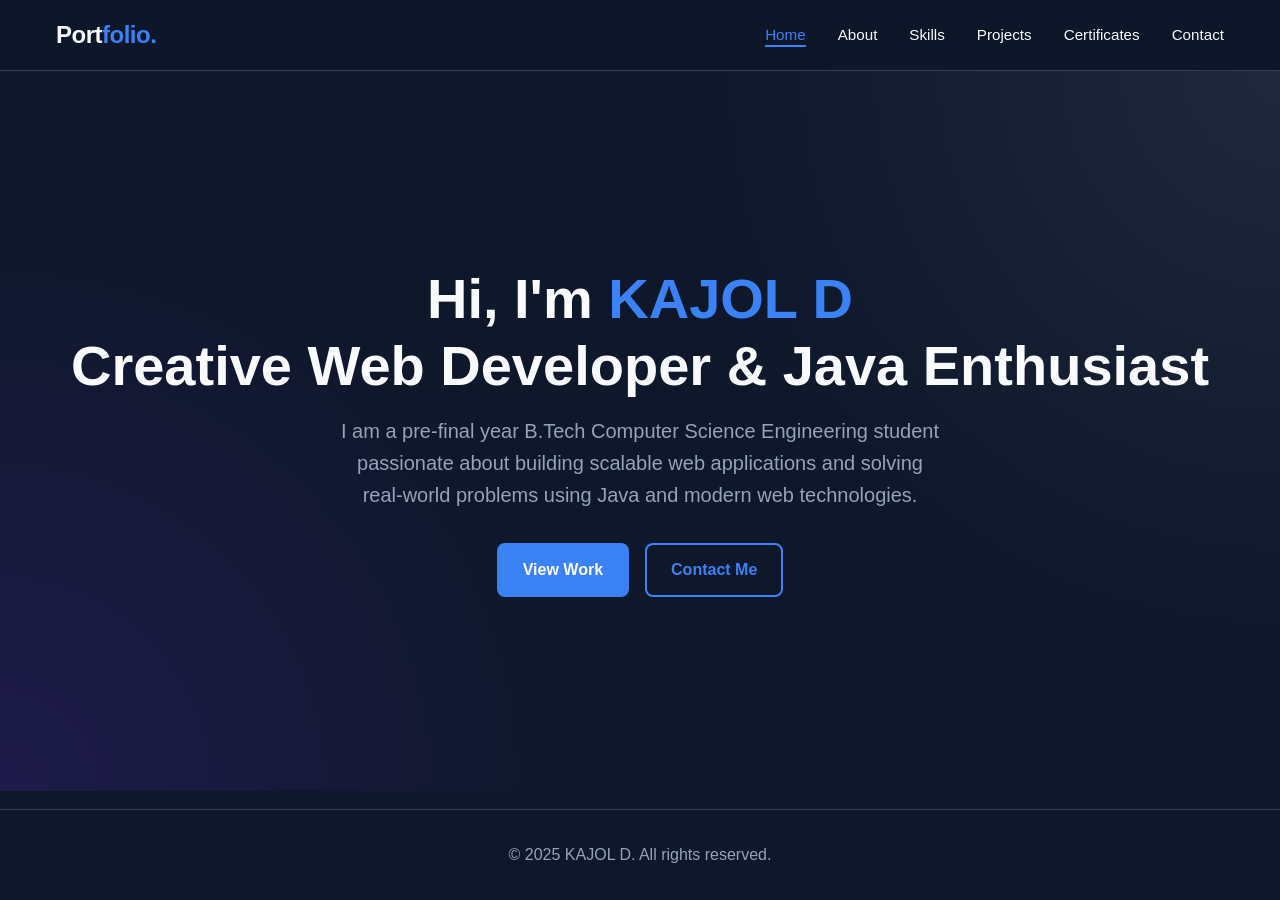
<file: index.html>
<!DOCTYPE html>
<html lang="en">

<head>
    <meta charset="UTF-8">
    <meta name="viewport" content="width=device-width, initial-scale=1.0">
    <meta name="description" content="Personal Portfolio Website">
    <meta name="theme-color" content="#0f172a">
    <title>Home | Portfolio</title>
    <link rel="stylesheet" href="css/style.css">
    <link rel="manifest" href="manifest.json">
</head>

<body>
    <!-- Header -->
    <header>
        <div class="container">
            <nav class="navbar">
                <a href="index.html" class="logo">Port<span>folio.</span></a>

                <!-- Mobile Menu Checkbox -->
                <input type="checkbox" id="nav-check">
                <label for="nav-check" class="menu-toggle">
                    <span class="bar"></span>
                    <span class="bar"></span>
                    <span class="bar"></span>
                </label>

                <ul class="nav-links">
                    <li><a href="index.html" class="active">Home</a></li>
                    <li><a href="about.html">About</a></li>
                    <li><a href="skills.html">Skills</a></li>
                    <li><a href="projects.html">Projects</a></li>
                    <li><a href="certificates.html">Certificates</a></li>
                    <li><a href="contact.html">Contact</a></li>
                </ul>
            </nav>
        </div>
    </header>

    <!-- Main Content -->
    <main>
        <section class="hero">
            <div class="container">
                <div class="hero-content">
                    <h1>Hi, I'm <span class="text-primary">KAJOL D</span><br>Creative Web Developer & Java Enthusiast</h1>
                    <p>I am a pre-final year B.Tech Computer Science Engineering student passionate about building 
scalable web applications and solving real-world problems using Java and modern web technologies.</p>
                    <div class="hero-buttons">
                        <a href="projects.html" class="btn">View Work</a>
                        <a href="contact.html" class="btn btn-outline">Contact Me</a>
                    </div>
                </div>
            </div>
        </section>
    </main>

    <!-- Footer -->
    <footer>
        <div class="container">
            <p>&copy; 2025 KAJOL D. All rights reserved.</p>
        </div>
    </footer>

</body>

</html>
</file>
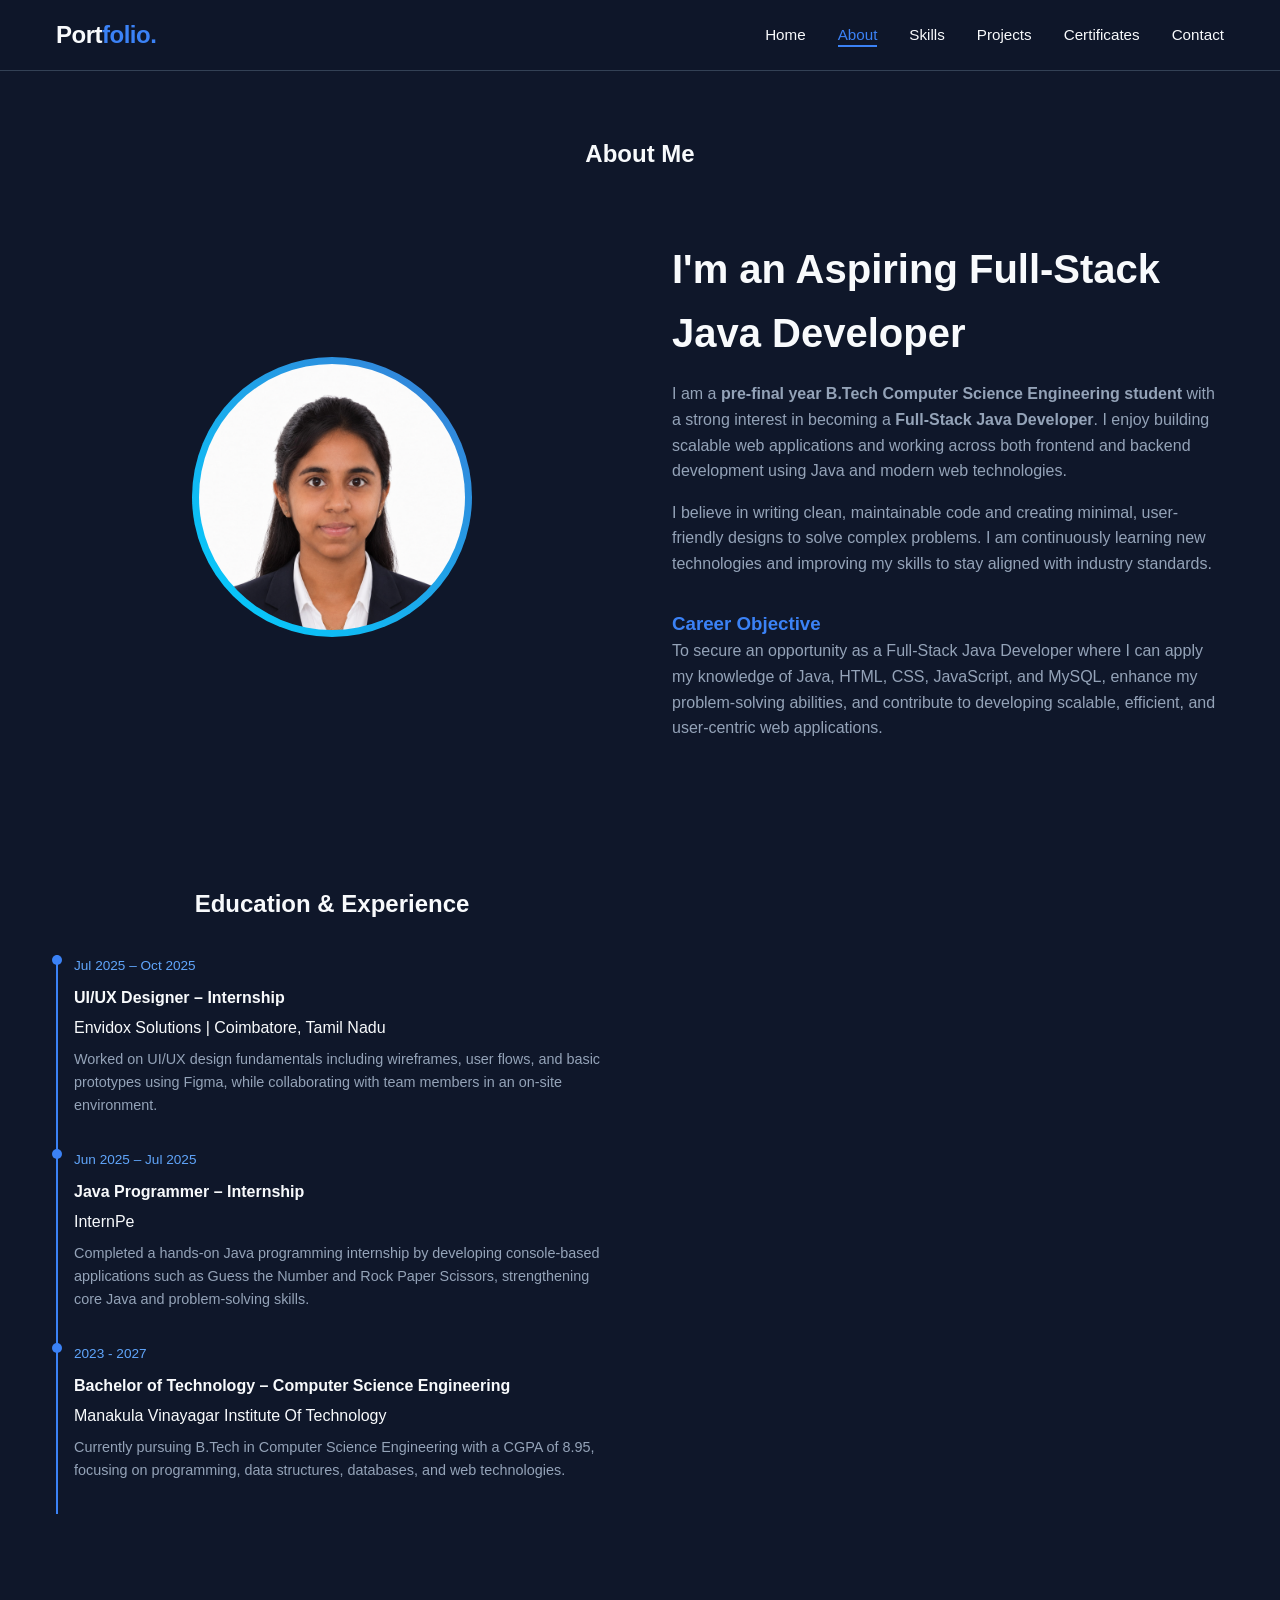
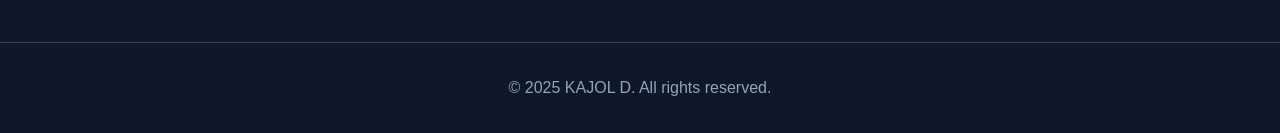
<file: about.html>
<!DOCTYPE html>
<html lang="en">

<head>
    <meta charset="UTF-8">
    <meta name="viewport" content="width=device-width, initial-scale=1.0">
    <title>About Me | Portfolio</title>
    <link rel="stylesheet" href="css/style.css">
    <link rel="manifest" href="manifest.json">
</head>

<body>
    <header>
        <div class="container">
            <nav class="navbar">
                <a href="index.html" class="logo">Port<span>folio.</span></a>

                <input type="checkbox" id="nav-check">
                <label for="nav-check" class="menu-toggle">
                    <span class="bar"></span>
                    <span class="bar"></span>
                    <span class="bar"></span>
                </label>

                <ul class="nav-links">
                    <li><a href="index.html">Home</a></li>
                    <li><a href="about.html" class="active">About</a></li>
                    <li><a href="skills.html">Skills</a></li>
                    <li><a href="projects.html">Projects</a></li>
                    <li><a href="certificates.html">Certificates</a></li>
                    <li><a href="contact.html">Contact</a></li>
                </ul>
            </nav>
        </div>
    </header>

    <main>
        <section class="section">
            <div class="container">
                <h1 class="text-center" style="margin-bottom: var(--spacing-lg);">About Me</h1>
                       <div class="about-grid">
   <div class="about-image" style="width: 280px; height: 280px; aspect-ratio: 1/1; border-radius: 50%; overflow: hidden; background: linear-gradient(45deg, #00d2ff, #3a7bd5); padding: 7px; display: flex; align-items: center; justify-content: center; margin: 0 auto;">
    <img src="images/profile.png.png.png" alt="Profile Picture" style="width: 100%; height: 100%; object-fit: cover; object-position: top; border-radius: 50%;">
</div>



              

                    <div class="about-text">
    <h2>I'm an Aspiring Full-Stack Java Developer</h2>

    <p>
        I am a <strong>pre-final year B.Tech Computer Science Engineering student</strong> with a strong interest
        in becoming a <strong>Full-Stack Java Developer</strong>. I enjoy building scalable web applications
        and working across both frontend and backend development using Java and modern web technologies.
    </p>

    <p>
        I believe in writing clean, maintainable code and creating minimal, user-friendly designs to solve
        complex problems. I am continuously learning new technologies and improving my skills to stay
        aligned with industry standards.
    </p>

    <div style="margin-top: 2rem;">
        <h3 class="text-primary">Career Objective</h3>
        <p>
            To secure an opportunity as a Full-Stack Java Developer where I can apply my knowledge of
            Java, HTML, CSS, JavaScript, and MySQL, enhance my problem-solving abilities, and contribute
            to developing scalable, efficient, and user-centric web applications.
        </p>
    </div>
</div>


                <div class="section">
                    <h2 class="text-center">Education & Experience</h2>
                    <div class="timeline">
                        <div class="timeline-item">
                            <span class="date">Jul 2025 – Oct 2025</span>
                            <h4>UI/UX Designer – Internship</h4>
                            <p>Envidox Solutions | Coimbatore, Tamil Nadu</p>
                            <p style="font-size: 0.9rem; color: var(--text-muted); margin-top: 0.5rem;">Worked on UI/UX design fundamentals including wireframes, user flows,
                and basic prototypes using Figma, while collaborating with team members
                in an on-site environment.</p>
                        </div>
                        <div class="timeline-item">
                            <span class="date">Jun 2025 – Jul 2025</span>
                            <h4>Java Programmer – Internship</h4>
                            <p>InternPe</p>
                            <p style="font-size: 0.9rem; color: var(--text-muted); margin-top: 0.5rem;">Completed a hands-on Java programming internship by developing
                console-based applications such as Guess the Number and
                Rock Paper Scissors, strengthening core Java and problem-solving skills.</p>
                        </div>
                        <div class="timeline-item">
                            <span class="date">2023 - 2027</span>
                            <h4>Bachelor of Technology – Computer Science Engineering</h4>
                            <p>Manakula Vinayagar Institute Of Technology</p>
                            <p style="font-size: 0.9rem; color: var(--text-muted); margin-top: 0.5rem;">Currently pursuing B.Tech in Computer Science Engineering with a CGPA of 8.95,
                focusing on programming, data structures, databases, and web technologies.</p>
                        </div>
                    </div>
                </div>
            </div>
        </section>
    </main>

    <footer>
        <div class="container">
            <p>&copy; 2025 KAJOL D. All rights reserved.</p>
        </div>
    </footer>
</body>

</html>
</file>
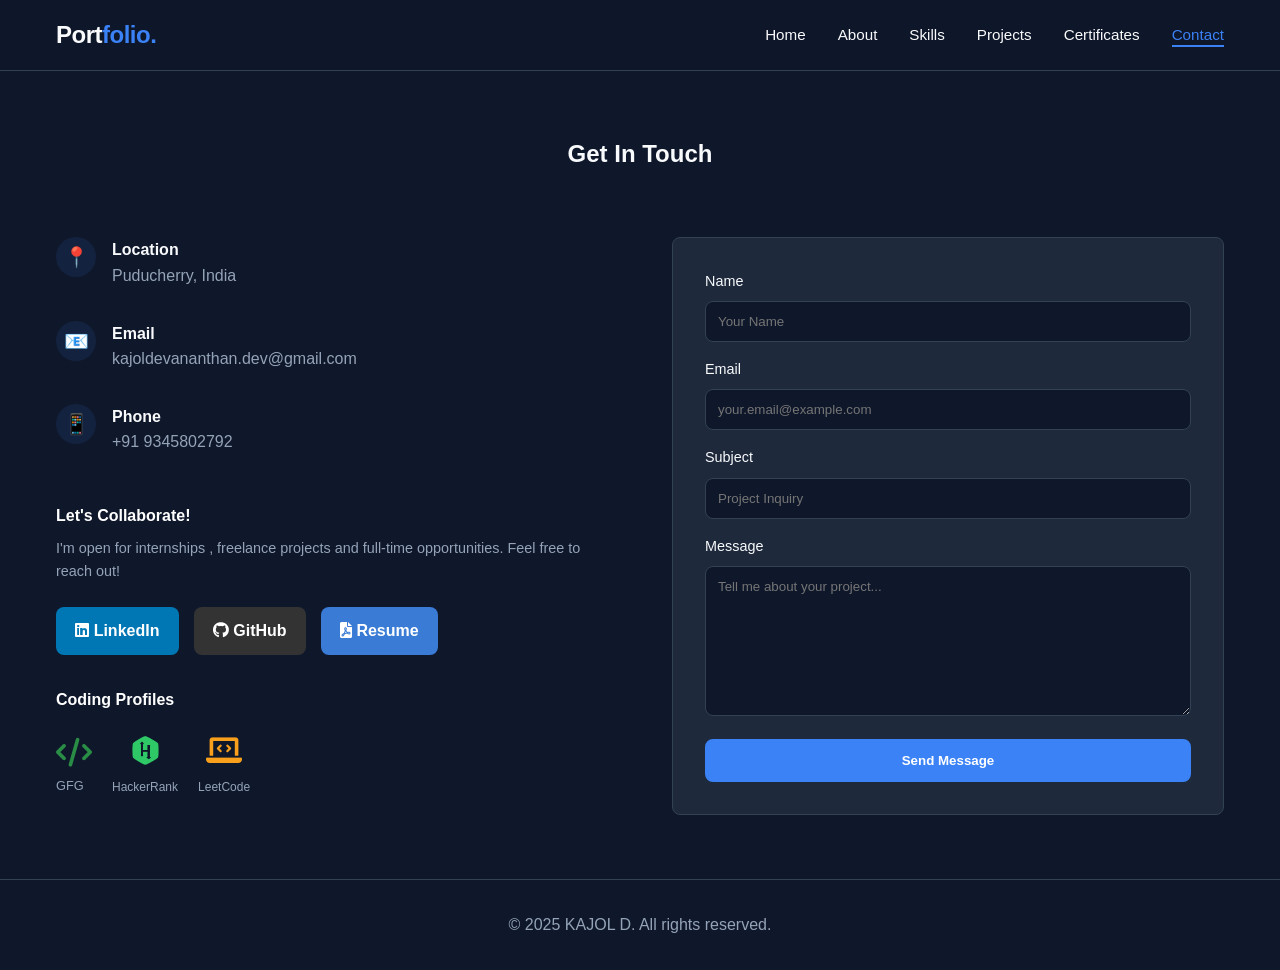
<file: contact.html>
<!DOCTYPE html>
<html lang="en">

<head>
    <meta charset="UTF-8">
    <meta name="viewport" content="width=device-width, initial-scale=1.0">
    <title>Contact | Portfolio</title>
    <link rel="stylesheet" href="https://cdnjs.cloudflare.com/ajax/libs/font-awesome/6.0.0/css/all.min.css">
    <link rel="stylesheet" href="css/style.css">
    <link rel="manifest" href="manifest.json">
</head>

<body>
    <header>
        <div class="container">
            <nav class="navbar">
                <a href="index.html" class="logo">Port<span>folio.</span></a>

                <input type="checkbox" id="nav-check">
                <label for="nav-check" class="menu-toggle">
                    <span class="bar"></span>
                    <span class="bar"></span>
                    <span class="bar"></span>
                </label>

                <ul class="nav-links">
                    <li><a href="index.html">Home</a></li>
                    <li><a href="about.html">About</a></li>
                    <li><a href="skills.html">Skills</a></li>
                    <li><a href="projects.html">Projects</a></li>
                    <li><a href="certificates.html">Certificates</a></li>
                    <li><a href="contact.html" class="active">Contact</a></li>
                </ul>
            </nav>
        </div>
    </header>

    <main>
        <section class="section">
            <div class="container">
                <h1 class="text-center" style="margin-bottom: var(--spacing-lg);">Get In Touch</h1>

                <div class="contact-container">
                    <div class="contact-info">
                        <div class="contact-info-item">
                            <div class="contact-icon">📍</div>
                            <div>
                                <h4>Location</h4>
                                <p style="color: var(--text-muted);">Puducherry, India</p>
                            </div>
                        </div>
                        <div class="contact-info-item">
                            <div class="contact-icon">📧</div>
                            <div>
                                <h4>Email</h4>
                                <p style="color: var(--text-muted);">kajoldevananthan.dev@gmail.com</p>
                            </div>
                        </div>
                        <div class="contact-info-item">
                            <div class="contact-icon">📱</div>
                            <div>
                                <h4>Phone</h4>
                                <p style="color: var(--text-muted);">+91 9345802792</p>
                            </div>
                        </div>

                        <div style="margin-top: 3rem;">
    <h4 style="color: #fff; margin-bottom: 0.5rem;">Let's Collaborate!</h4>
    <p style="color: var(--text-muted); font-size: 0.9rem; margin-bottom: 1.5rem;">
        I'm open for internships , freelance projects and full-time opportunities. Feel free to reach out!
    </p>

    <div style="display: flex; flex-wrap: wrap; gap: 15px; margin-bottom: 2rem;">
        <a href="https://www.linkedin.com/in/kajoldevanandhan/" target="_blank" class="btn" style="padding: 0.7rem 1.2rem; background: #0077b5; border: none; border-radius: 8px;">
            <i class="fab fa-linkedin"></i> LinkedIn
        </a>
        <a href="https://github.com/Kajol1506" target="_blank" class="btn" style="padding: 0.7rem 1.2rem; background: #333; border: none; border-radius: 8px;">
            <i class="fab fa-github"></i> GitHub
        </a>
        <a href="https://drive.google.com/file/d/1HuYI3-ha3UyzFu8XTsLDgd17vOC9fWsW/view?usp=sharing" target="_blank" class="btn" style="padding: 0.7rem 1.2rem; background: #3a7bd5; border: none; border-radius: 8px;">
            <i class="fas fa-file-pdf"></i> Resume
        </a>
    </div>

    <h4 style="color: #fff; margin-bottom: 1rem; font-size: 1rem;">Coding Profiles</h4>
    <div style="display: flex; gap: 20px; align-items: center;">
        <a href="https://www.geeksforgeeks.org/profile/kajoldevanmcd9" target="_blank" title="GeeksforGeeks" style="color: #298d46; font-size: 1.8rem; text-decoration: none;">
            <i class="fas fa-code"></i> 
            <span style="font-size: 0.8rem; display: block; color: var(--text-muted);">GFG</span>
        </a>
        <a href="https://www.hackerrank.com/profile/kajoldevanantha1" target="_blank" title="HackerRank" style="color: #2ec866; font-size: 1.8rem; text-decoration: none; text-align: center;">
        <i class="fab fa-hackerrank"></i>
        <span style="font-size: 0.75rem; display: block; color: var(--text-muted); margin-top: 4px;">HackerRank</span>
    </a>
    <a href="https://leetcode.com/u/KajolDevanandhan/"
       target="_blank"
       title="LeetCode"
       style="color: #f89f1b; font-size: 1.8rem; text-decoration: none; text-align: center;">
        <i class="fas fa-laptop-code"></i>
        <span style="font-size: 0.75rem; display: block; color: var(--text-muted); margin-top: 4px;">
            LeetCode
        </span>
    </a>
        
    </div>
</div>
                    </div>

                    <div class="contact-form-wrapper">
                        <form action="#" method="POST"
                            style="background: var(--card-bg); padding: 2rem; border-radius: var(--radius); border: 1px solid var(--border-color);">
                            <div class="form-group">
                                <label for="name">Name</label>
                                <input type="text" id="name" name="name" class="form-control" required
                                    placeholder="Your Name">
                            </div>

                            <div class="form-group">
                                <label for="email">Email</label>
                                <input type="email" id="email" name="email" class="form-control" required
                                    placeholder="your.email@example.com">
                            </div>

                            <div class="form-group">
                                <label for="subject">Subject</label>
                                <input type="text" id="subject" name="subject" class="form-control" required
                                    placeholder="Project Inquiry">
                            </div>

                            <div class="form-group">
                                <label for="message">Message</label>
                                <textarea id="message" name="message" class="form-control" required
                                    placeholder="Tell me about your project..."></textarea>
                            </div>

                            <button type="submit" class="btn" style="width: 100%;">Send Message</button>
                        </form>
                    </div>
                </div>
            </div>
        </section>
    </main>

    <footer>
        <div class="container">
            <p>&copy; 2025 KAJOL D. All rights reserved.</p>
        </div>
    </footer>
</body>

</html>
</file>
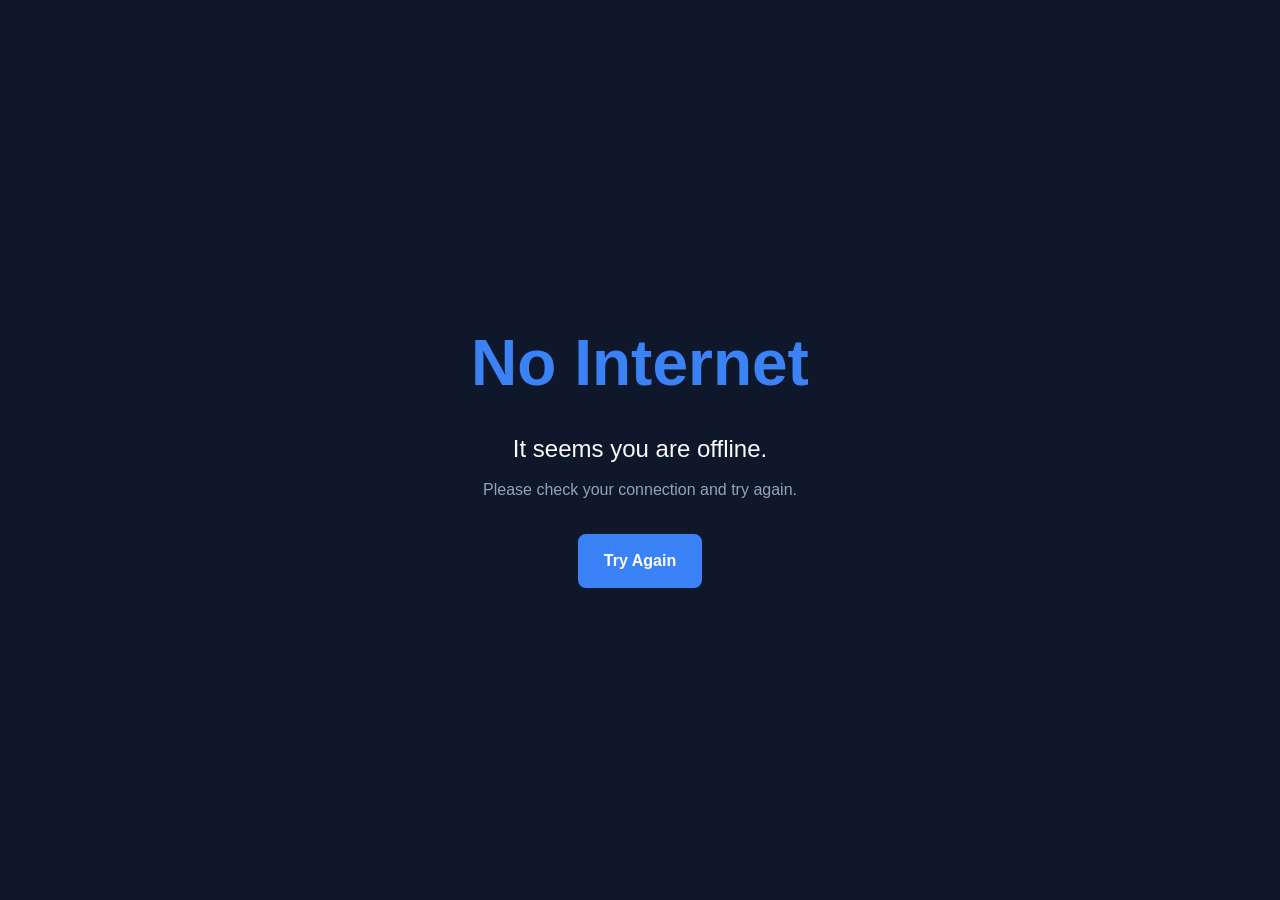
<file: offline.html>
<!DOCTYPE html>
<html lang="en">

<head>
    <meta charset="UTF-8">
    <meta name="viewport" content="width=device-width, initial-scale=1.0">
    <title>Offline | Portfolio</title>
    <link rel="stylesheet" href="css/style.css">
    <link rel="manifest" href="manifest.json">
</head>

<body>
    <main style="min-height: 100vh; display: flex; align-items: center; justify-content: center; text-align: center;">
        <div class="container">
            <h1 style="font-size: 4rem; color: var(--primary-color);">No Internet</h1>
            <p style="font-size: 1.5rem; margin-top: 1rem;">It seems you are offline.</p>
            <p style="color: var(--text-muted); margin-top: 0.5rem; margin-bottom: 2rem;">Please check your connection
                and try again.</p>
            <a href="index.html" class="btn">Try Again</a>
        </div>
    </main>
</body>

</html>
</file>
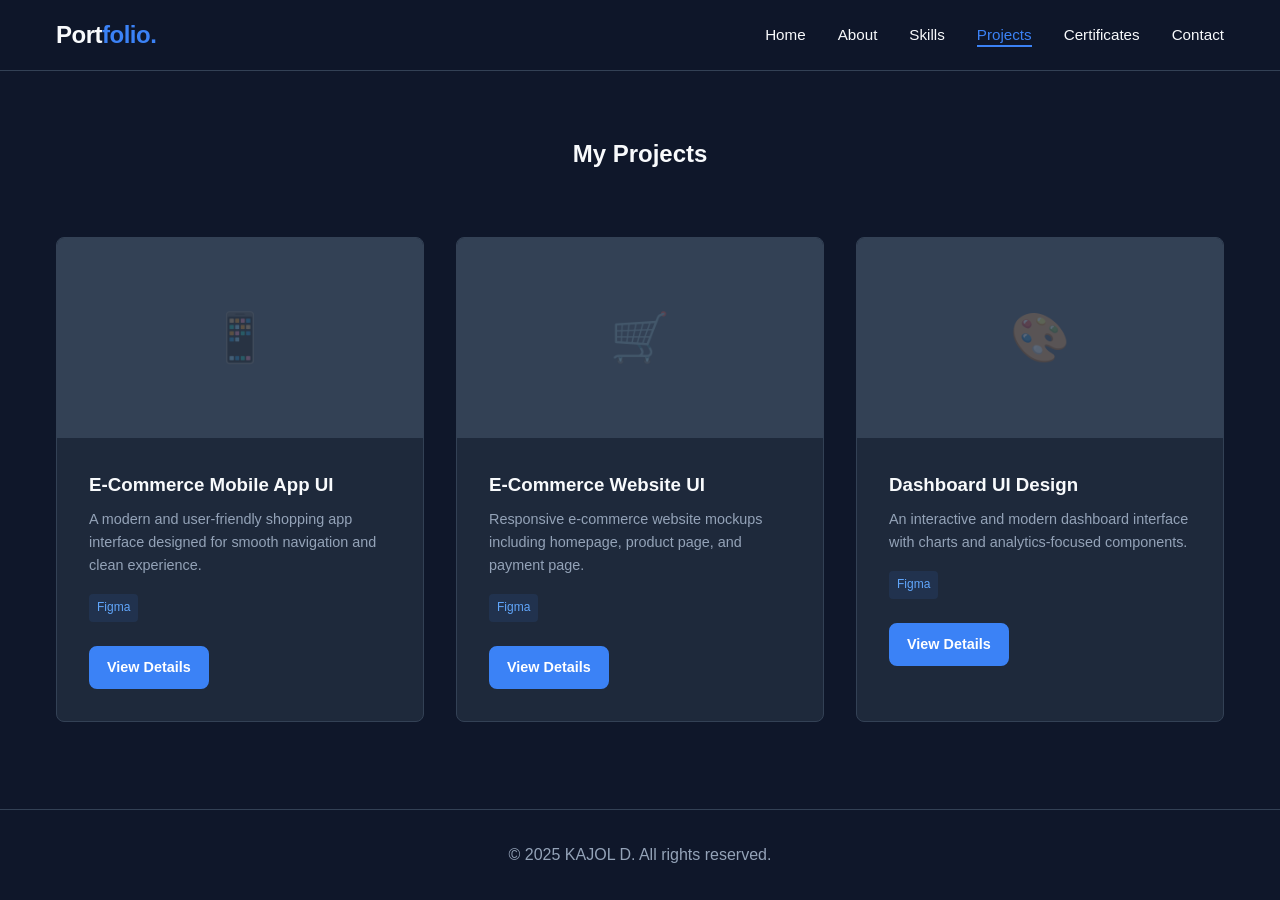
<file: projects.html>
<!DOCTYPE html>
<html lang="en">

<head>
    <meta charset="UTF-8">
    <meta name="viewport" content="width=device-width, initial-scale=1.0">
    <title>Projects | Portfolio</title>
    <link rel="stylesheet" href="css/style.css">
    <link rel="manifest" href="manifest.json">
</head>

<body>
    <header>
        <div class="container">
            <nav class="navbar">
                <a href="index.html" class="logo">Port<span>folio.</span></a>

                <input type="checkbox" id="nav-check">
                <label for="nav-check" class="menu-toggle">
                    <span class="bar"></span>
                    <span class="bar"></span>
                    <span class="bar"></span>
                </label>

                <ul class="nav-links">
                    <li><a href="index.html">Home</a></li>
                    <li><a href="about.html">About</a></li>
                    <li><a href="skills.html">Skills</a></li>
                    <li><a href="projects.html" class="active">Projects</a></li>
                    <li><a href="certificates.html">Certificates</a></li>
                    <li><a href="contact.html">Contact</a></li>
                </ul>
            </nav>
        </div>
    </header>

    <main>
        <section class="section">
            <div class="container">
                <h1 class="text-center" style="margin-bottom: var(--spacing-lg);">My Projects</h1>

                <div class="projects-grid">
                    <!-- Project 1 -->
                    <article class="project-card">
                        <div class="project-img">
                            <!-- Visual placeholder -->
                            <span>📱</span>
                        </div>
                        <div class="project-content">
                            <h3>E-Commerce Mobile App UI </h3>
                            <p>A modern and user-friendly shopping app interface designed for smooth navigation and clean experience.</p>
                            <div class="tech-stack">
                                <span class="tech-tag">Figma</span>
                            
                            </div>
                            <div style="margin-top: 1rem;">
                                <a href="#" class="btn" style="padding: 0.5rem 1rem; font-size: 0.9rem;">View
                                    Details</a>
                            </div>
                        </div>
                    </article>

                    <!-- Project 2 -->
                    <article class="project-card">
                        <div class="project-img">
                            <span> 🛒</span>
                        </div>
                        <div class="project-content">
                            <h3>E-Commerce Website UI </h3>
                            <p>Responsive e-commerce website mockups including homepage, product page, and payment page.</p>
                            <div class="tech-stack">
                                <span class="tech-tag">Figma</span>
                
                            </div>
                            <div style="margin-top: 1rem;">
                                <a href="#" class="btn" style="padding: 0.5rem 1rem; font-size: 0.9rem;">View
                                    Details</a>
                            </div>
                        </div>
                    </article>

                    <!-- Project 3 -->
                    <article class="project-card">
                        <div class="project-img">
                            <span>🎨</span>
                        </div>
                        <div class="project-content">
                            <h3>Dashboard UI Design</h3>
                            <p>An interactive and modern dashboard interface with charts and analytics-focused components.</p>
                            <div class="tech-stack">
                                <span class="tech-tag">Figma</span>
                                
                            </div>
                            <div style="margin-top: 1rem;">
                                <a href="#" class="btn" style="padding: 0.5rem 1rem; font-size: 0.9rem;">View
                                    Details</a>
                            </div>
                        </div>
                    </article>

                    
                </div>
            </div>
        </section>
    </main>

    <footer>
        <div class="container">
            <p>&copy; 2025 KAJOL D. All rights reserved.</p>
        </div>
    </footer>
</body>

</html>
</file>
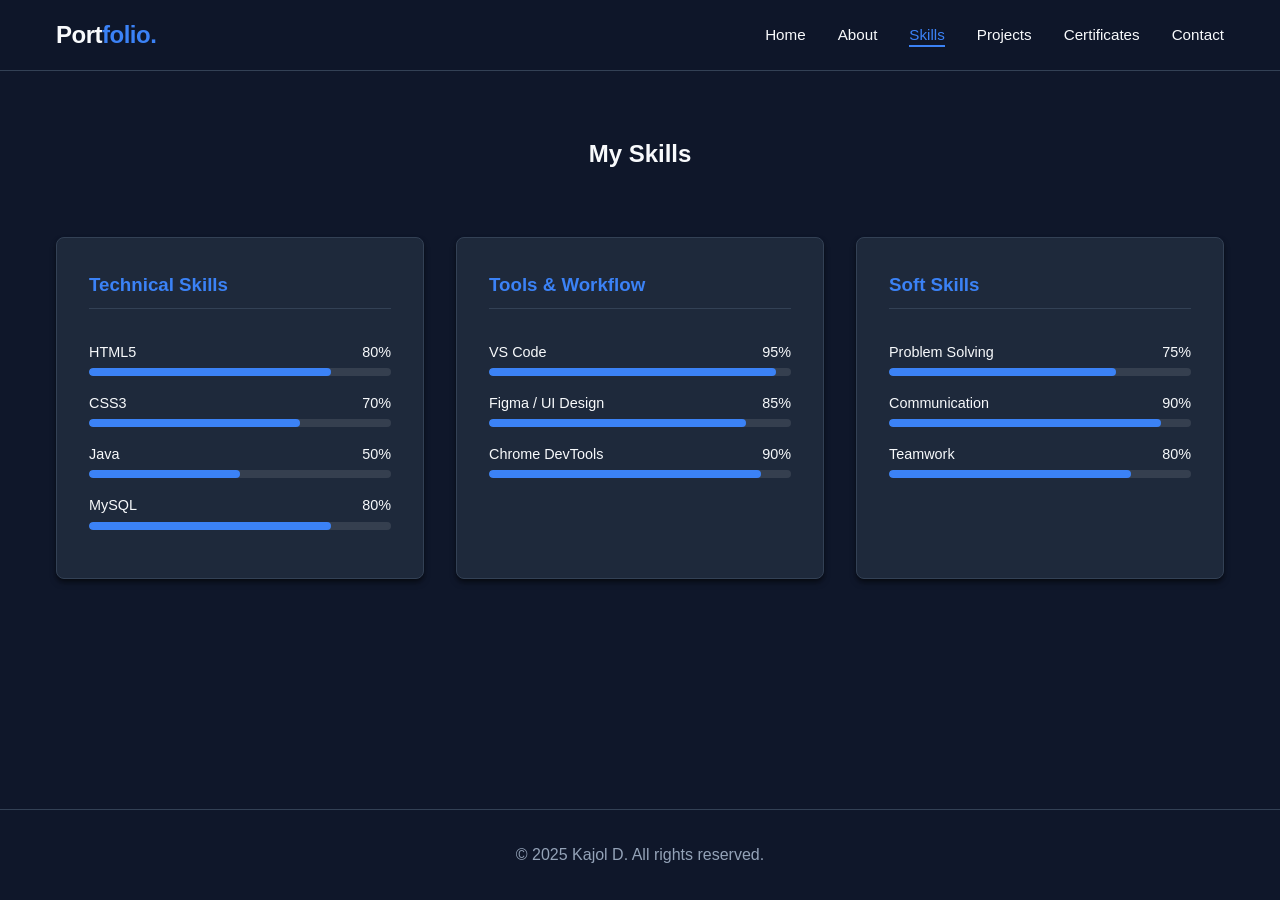
<file: skills.html>
<!DOCTYPE html>
<html lang="en">

<head>
    <meta charset="UTF-8">
    <meta name="viewport" content="width=device-width, initial-scale=1.0">
    <title>Skills | Portfolio</title>
    <link rel="stylesheet" href="css/style.css">
    <link rel="manifest" href="manifest.json">
</head>

<body>
    <header>
        <div class="container">
            <nav class="navbar">
                <a href="index.html" class="logo">Port<span>folio.</span></a>

                <input type="checkbox" id="nav-check">
                <label for="nav-check" class="menu-toggle">
                    <span class="bar"></span>
                    <span class="bar"></span>
                    <span class="bar"></span>
                </label>

                <ul class="nav-links">
                    <li><a href="index.html">Home</a></li>
                    <li><a href="about.html">About</a></li>
                    <li><a href="skills.html" class="active">Skills</a></li>
                    <li><a href="projects.html">Projects</a></li>
                    <li><a href="certificates.html">Certificates</a></li>
                    <li><a href="contact.html">Contact</a></li>
                </ul>
            </nav>
        </div>
    </header>

    <main>
        <section class="section">
            <div class="container">
                <h1 class="text-center" style="margin-bottom: var(--spacing-lg);">My Skills</h1>

                <div class="skills-grid">
                    <!-- Technical Skills -->
                    <div class="skill-category">
                        <h3>Technical Skills</h3>

                        <div class="skill-item">
                            <div class="skill-info">
                                <span>HTML5</span>
                                <span>80%</span>
                            </div>
                            <div class="progress-bar">
                                <div class="progress" style="width: 80%"></div>
                            </div>
                        </div>

                        <div class="skill-item">
                            <div class="skill-info">
                                <span>CSS3
                                    
                                </span>
                                <span>70%</span>
                            </div>
                            <div class="progress-bar">
                                <div class="progress" style="width: 70%"></div>
                            </div>
                        </div>

                        <div class="skill-item">
                            <div class="skill-info">
                                <span>Java</span>
                                <span>50%</span>
                            </div>
                            <div class="progress-bar">
                                <div class="progress" style="width: 50%"></div>
                            </div>
                        </div>

                        <div class="skill-item">
                            <div class="skill-info">
                                <span>MySQL</span>
                                <span>80%</span>
                            </div>
                            <div class="progress-bar">
                                <div class="progress" style="width: 80%"></div>
                            </div>
                        </div>
                    </div>

                    <!-- Tools -->
                    <div class="skill-category">
                        <h3>Tools & Workflow</h3>

                        <div class="skill-item">
                            <div class="skill-info">
                                <span>VS Code</span>
                                <span>95%</span>
                            </div>
                            <div class="progress-bar">
                                <div class="progress" style="width: 95%"></div>
                            </div>
                        </div>

                        <div class="skill-item">
                            <div class="skill-info">
                                <span>Figma / UI Design</span>
                                <span>85%</span>
                            </div>
                            <div class="progress-bar">
                                <div class="progress" style="width: 85%"></div>
                            </div>
                        </div>

                        <div class="skill-item">
                            <div class="skill-info">
                                <span>Chrome DevTools</span>
                                <span>90%</span>
                            </div>
                            <div class="progress-bar">
                                <div class="progress" style="width: 90%"></div>
                            </div>
                        </div>
                    </div>

                    <!-- Soft Skills -->
                    <div class="skill-category">
                        <h3>Soft Skills</h3>

                        <div class="skill-item">
                            <div class="skill-info">
                                <span>Problem Solving</span>
                                <span>75%</span>
                            </div>
                            <div class="progress-bar">
                                <div class="progress" style="width: 75%"></div>
                            </div>
                        </div>

                        <div class="skill-item">
                            <div class="skill-info">
                                <span>Communication</span>
                                <span>90%</span>
                            </div>
                            <div class="progress-bar">
                                <div class="progress" style="width: 90%"></div>
                            </div>
                        </div>

                        <div class="skill-item">
                            <div class="skill-info">
                                <span>Teamwork</span>
                                <span>80%</span>
                            </div>
                            <div class="progress-bar">
                                <div class="progress" style="width: 80%"></div>
                            </div>
                        </div>
                    </div>

                </div>
            </div>
        </section>
    </main>

    <footer>
        <div class="container">
            <p>&copy; 2025 Kajol D. All rights reserved.</p>
        </div>
    </footer>
</body>

</html>
</file>
<file: css/style.css>
/* 
 * Portfolio Website - Main Stylesheet
 * Theme: Blue + Black
 * Tech: Pure CSS3 (No Frameworks)
 */

:root {
    --primary-color: #3b82f6; /* Modern Blue */
    --primary-dark: #2563eb;
    --primary-light: #60a5fa;
    --bg-color: #0f172a; /* deeply dark blue/black */
    --card-bg: #1e293b;
    --text-main: #f8fafc;
    --text-muted: #94a3b8;
    --accent: #06b6d4; /* Cyan accent */
    --border-color: #334155;
    
    --font-heading: -apple-system, BlinkMacSystemFont, "Segoe UI", Roboto, Helvetica, Arial, sans-serif;
    --font-body: -apple-system, BlinkMacSystemFont, "Segoe UI", Roboto, Helvetica, Arial, sans-serif;
    
    --spacing-xs: 0.5rem;
    --spacing-sm: 1rem;
    --spacing-md: 2rem;
    --spacing-lg: 4rem;
    
    --container-width: 1200px;
    --radius: 8px;
    --shadow: 0 4px 6px -1px rgba(0, 0, 0, 0.5), 0 2px 4px -1px rgba(0, 0, 0, 0.3);
}

/* Base Reset & Typography */
* {
    box-sizing: border-box;
    margin: 0;
    padding: 0;
}

body {
    font-family: var(--font-body);
    background-color: var(--bg-color);
    color: var(--text-main);
    line-height: 1.6;
    display: flex;
    flex-direction: column;
    min-height: 100vh;
}

a {
    text-decoration: none;
    color: inherit;
    transition: color 0.3s ease;
}

ul {
    list-style: none;
}

img {
    max-width: 100%;
    display: block;
}

/* Layout Utilities */
.container {
    width: 100%;
    max-width: var(--container-width);
    margin: 0 auto;
    padding: 0 var(--spacing-sm);
}

.section {
    padding: var(--spacing-lg) 0;
}

.text-center { text-align: center; }
.text-primary { color: var(--primary-color); }

.btn {
    display: inline-block;
    padding: 0.75rem 1.5rem;
    background-color: var(--primary-color);
    color: white;
    border-radius: var(--radius);
    font-weight: 600;
    transition: all 0.3s ease;
    border: 2px solid var(--primary-color);
    cursor: pointer;
}

.btn:hover {
    background-color: var(--primary-dark);
    border-color: var(--primary-dark);
    transform: translateY(-2px);
}

.btn-outline {
    background-color: transparent;
    color: var(--primary-color);
}

.btn-outline:hover {
    background-color: var(--primary-color);
    color: white;
}

/* Header & Navigation */
header {
    background-color: rgba(15, 23, 42, 0.95);
    backdrop-filter: blur(10px);
    border-bottom: 1px solid var(--border-color);
    position: sticky;
    top: 0;
    z-index: 1000;
}

.navbar {
    display: flex;
    justify-content: space-between;
    align-items: center;
    height: 70px;
}

.logo {
    font-size: 1.5rem;
    font-weight: 700;
    color: var(--text-main);
    letter-spacing: -0.5px;
}

.logo span {
    color: var(--primary-color);
}

.nav-links {
    display: flex;
    gap: var(--spacing-md);
}

.nav-links a {
    font-weight: 500;
    font-size: 0.95rem;
    position: relative;
    padding: 0.25rem 0;
}

.nav-links a::after {
    content: '';
    position: absolute;
    width: 0;
    height: 2px;
    bottom: 0;
    left: 0;
    background-color: var(--primary-color);
    transition: width 0.3s ease;
}

.nav-links a:hover::after,
.nav-links a.active::after {
    width: 100%;
}

.nav-links a:hover,
.nav-links a.active {
    color: var(--primary-color);
}

/* Mobile Menu (Checkbox Hack) */
.menu-toggle {
    display: none;
    flex-direction: column;
    cursor: pointer;
    gap: 5px;
}

.bar {
    width: 25px;
    height: 3px;
    background-color: var(--text-main);
    border-radius: 2px;
}

#nav-check {
    display: none;
}

/* Hero Section */
.hero {
    display: flex;
    align-items: center;
    justify-content: center;
    min-height: 80vh;
    text-align: center;
    background: radial-gradient(circle at top right, #1e293b 0%, transparent 40%),
                radial-gradient(circle at bottom left, #1e1b4b 0%, transparent 40%);
}

.hero-content h1 {
    font-size: 3.5rem;
    font-weight: 800;
    margin-bottom: var(--spacing-sm);
    line-height: 1.2;
}

.hero-content p {
    font-size: 1.25rem;
    color: var(--text-muted);
    margin-bottom: var(--spacing-md);
    max-width: 600px;
    margin-left: auto;
    margin-right: auto;
}

.hero-buttons {
    display: flex;
    gap: var(--spacing-sm);
    justify-content: center;
}

/* About Page */
.about-grid {
    display: grid;
    grid-template-columns: 1fr 1fr;
    gap: var(--spacing-lg);
    align-items: center;
}

.about-text h2 {
    font-size: 2.5rem;
    margin-bottom: var(--spacing-sm);
}

.about-text p {
    color: var(--text-muted);
    margin-bottom: var(--spacing-sm);
}

.timeline {
    margin-top: var(--spacing-md);
}

.timeline-item {
    border-left: 2px solid var(--primary-color);
    padding-left: var(--spacing-sm);
    padding-bottom: var(--spacing-md);
    position: relative;
}

.timeline-item::before {
    content: '';
    position: absolute;
    left: -6px;
    top: 0;
    width: 10px;
    height: 10px;
    background-color: var(--primary-color);
    border-radius: 50%;
}

.timeline-item h4 {
    color: var(--text-main);
    margin-bottom: 0.25rem;
}

.timeline-item .date {
    font-size: 0.85rem;
    color: var(--primary-light);
    margin-bottom: 0.5rem;
    display: block;
}

/* Skills Page */
.skills-grid {
    display: grid;
    grid-template-columns: repeat(auto-fit, minmax(300px, 1fr));
    gap: var(--spacing-md);
}

.skill-category {
    background-color: var(--card-bg);
    padding: var(--spacing-md);
    border-radius: var(--radius);
    box-shadow: var(--shadow);
    border: 1px solid var(--border-color);
}

.skill-category h3 {
    margin-bottom: var(--spacing-md);
    color: var(--primary-color);
    border-bottom: 1px solid var(--border-color);
    padding-bottom: 0.5rem;
}

.skill-item {
    margin-bottom: var(--spacing-sm);
}

.skill-info {
    display: flex;
    justify-content: space-between;
    margin-bottom: 0.25rem;
    font-size: 0.9rem;
}

.progress-bar {
    height: 8px;
    background-color: rgba(255,255,255,0.1);
    border-radius: 4px;
    overflow: hidden;
}

.progress {
    height: 100%;
    background-color: var(--primary-color);
    border-radius: 4px;
    width: 0;
    /* Animation helper usually requires JS or keyframes, we use simple width with transition */
    transition: width 1s ease-in-out; 
}

/* Projects Page */

.projects-grid {
    display: grid;
    grid-template-columns: repeat(auto-fill, minmax(300px, 1fr));
    gap: var(--spacing-md);
}

.project-card {
    background-color: var(--card-bg);
    border-radius: var(--radius);
    overflow: hidden;
    border: 1px solid var(--border-color);
    transition: transform 0.3s ease, border-color 0.3s ease;
}

.project-card:hover {
    transform: translateY(-5px);
    border-color: var(--primary-color);
}

.project-img {
    height: 200px;
    background-color: #334155; /* Placeholder color */
    display: flex;
    align-items: center;
    justify-content: center;
    color: rgba(255,255,255,0.2);
    font-size: 3rem;
}



.project-content {
    padding: var(--spacing-md);
}

.project-content h3 {
    margin-bottom: 0.5rem;
}

.project-content p {
    color: var(--text-muted);
    font-size: 0.9rem;
    margin-bottom: 1rem;
}

.tech-tag {
    display: inline-block;
    padding: 0.25rem 0.5rem;
    background-color: rgba(59, 130, 246, 0.1);
    color: var(--primary-light);
    border-radius: 4px;
    font-size: 0.75rem;
    margin-right: 0.5rem;
    margin-bottom: 0.5rem;
}

/* Contact Page */
.contact-container {
    display: grid;
    grid-template-columns: 1fr 1fr;
    gap: var(--spacing-lg);
}

.contact-info-item {
    display: flex;
    align-items: flex-start;
    margin-bottom: var(--spacing-md);
}

.contact-icon {
    width: 40px;
    height: 40px;
    background-color: rgba(59, 130, 246, 0.1);
    color: var(--primary-color);
    border-radius: 50%;
    display: flex;
    align-items: center;
    justify-content: center;
    margin-right: 1rem;
    font-size: 1.25rem;
    flex-shrink: 0;
}

.form-group {
    margin-bottom: 1rem;
}

.form-group label {
    display: block;
    margin-bottom: 0.5rem;
    font-size: 0.9rem;
}

.form-control {
    width: 100%;
    padding: 0.75rem;
    background-color: #0f172a;
    border: 1px solid var(--border-color);
    border-radius: var(--radius);
    color: white;
    font-family: inherit;
}

.form-control:focus {
    outline: none;
    border-color: var(--primary-color);
}

textarea.form-control {
    min-height: 150px;
    resize: vertical;
}

/* Footer */
footer {
    margin-top: auto;
    background-color: #0f172a;
    border-top: 1px solid var(--border-color);
    padding: var(--spacing-md) 0;
    text-align: center;
    color: var(--text-muted);
}

/* Responsive Styles */
@media (max-width: 768px) {
    .menu-toggle {
        display: flex;
    }

    .nav-links {
        display: none;
        flex-direction: column;
        position: absolute;
        top: 70px;
        left: 0;
        width: 100%;
        background-color: var(--bg-color);
        border-bottom: 1px solid var(--border-color);
        padding: 1rem;
        gap: 1rem;
        box-shadow: 0 10px 15px -3px rgba(0, 0, 0, 0.5);
    }
    
    /* The Magical Checkbox Hack */
    #nav-check:checked ~ .nav-links {
        display: flex;
    }

    .hero-content h1 {
        font-size: 2.5rem;
    }
    
    .about-grid, 
    .contact-container {
        grid-template-columns: 1fr;
    }
    
    .section {
        padding: var(--spacing-md) 0;
    }
}
</file>
